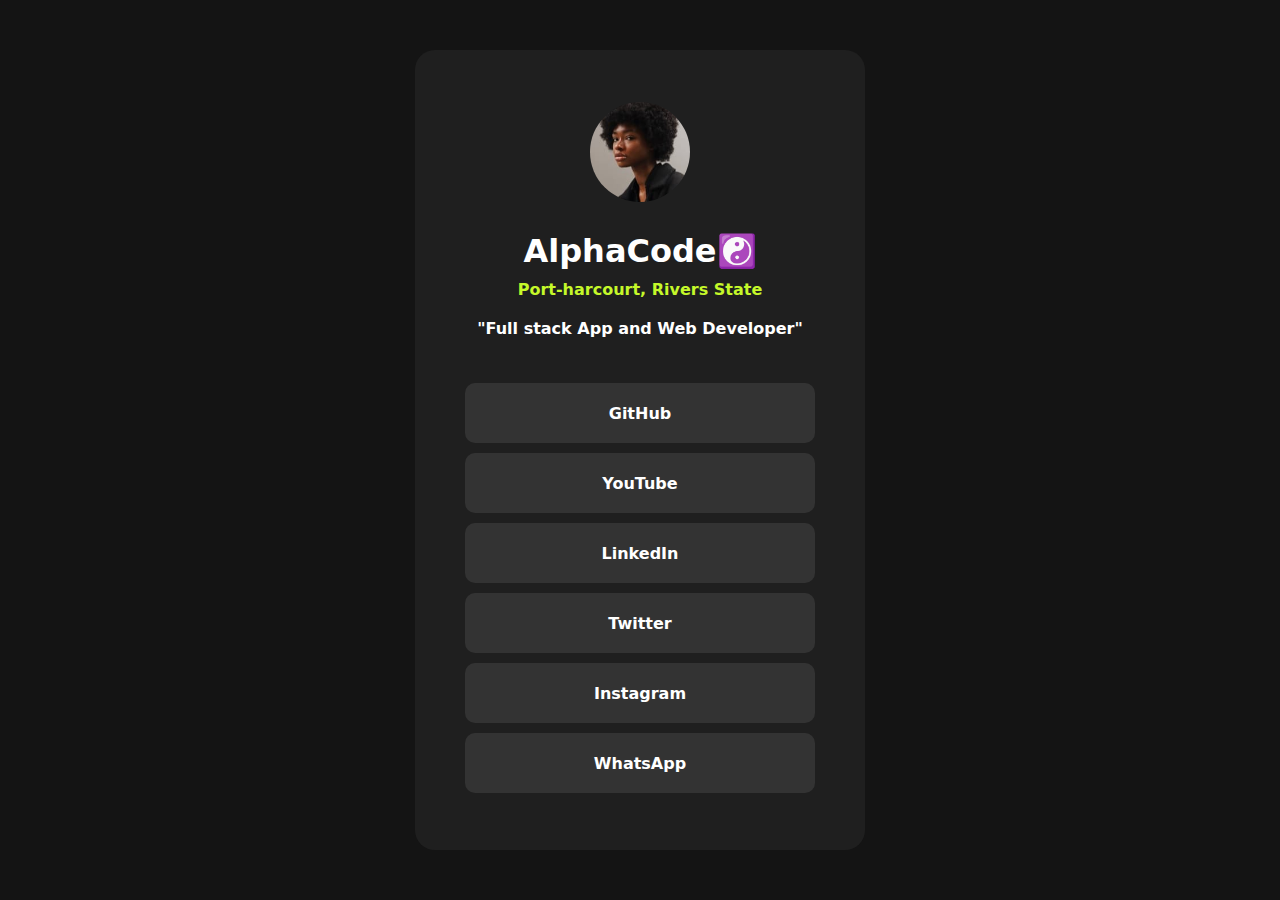
<file: index.html>
<!DOCTYPE html>
<html lang="en">

<head>
  <meta charset="UTF-8">
  <meta name="viewport" content="width=device-width, initial-scale=1.0">
  <!-- displays site properly based on user's device -->

  <link rel="icon" type="image/png" sizes="32x32" href="./assets/images/favicon-32x32.png">

  <title>Frontend Mentor | Social links profile</title>

  <!-- Feel free to remove these styles or customise in your own stylesheet 👍 -->
  <style>
    .attribution {
      font-size: 11px;
      text-align: center;
    }

    .attribution a {
      color: hsl(228, 45%, 44%);
    }

    * {
      margin: 0;
      padding: 0;
    }

    body {
      background-color: hsl(0, 0%, 8%);
      display: flex;
      flex-direction: column;
      align-items: center;
      height: 100vh;
      justify-content: center;
    }

    .root {
      background-color: hsl(0, 0%, 12%);
      display: flex;
      flex-direction: column;
      align-items: center;
      justify-content: center;
      width: 450px;
      max-height: 800px;
      height: 800px;
      border-radius: 20px;
      font-family: ui-sans-serif, system-ui, sans-serif, "Apple Color Emoji", "Segoe UI Emoji", "Segoe UI Symbol", "Noto Color Emoji";
    }

    img {
      border-radius: 50%;
      width: 100px;
      margin-bottom: 30px;
    }

    .title {
      color: white;
      font-weight: 700px;
    }

    p {
      font-size: 16px;
      color: white;
      margin: 10px;
      font-weight: 600;
    }

    .p1 {
      color: hsl(75, 94%, 57%);
    }

    .p2 {
      margin-bottom: 40px;
    }

    button {
      background-color: hsl(0, 0%, 20%);
      border: none;
      color: white;
      font-family: ui-sans-serif, system-ui, sans-serif, "Apple Color Emoji", "Segoe UI Emoji", "Segoe UI Symbol", "Noto Color Emoji";
      font-weight: 700;
      font-size: 16px;
      width: 350px;
      height: 60px;
      margin: 5px;
      border-radius: 10px;
    }

    button:hover {
      background-color: hsl(75, 94%, 57%);
      color: black;
    }

    @media (max-width: 720px) {

      body {
        justify-content: center;
        padding: 100px 0;
        height: max-content;
      }

      button {
        width: 280px;
        height: 50px;
      }

      .root {
        width: 350px;
        justify-content: none;
        padding: 20px 0;
        max-height: 700px;
        height: 650px;
      }

      img {
        width: 80px;
      }

      .title {
        font-size: 25px;
      }

      p {
        font-size: 14px;
        margin: 5px;
      }
    }
  </style>
</head>

<body>

  <div class="root">
    <img src="/assets/images/avatar-jessica.jpeg" alt="">

    <h1 class="title">AlphaCode☯️</h1>
    <p class="p1">Port-harcourt, Rivers State</p>
    <p class="p2">"Full stack App and Web Developer"</p>

    <button onclick="window.location.href='https://www.github.com/ekojoecovenant';">GitHub</button>
    <button onclick="window.location.href='https://www.youtube.com/@codefate';">YouTube</button>
    <button onclick="window.location.href='https://www.linkedin.com/in/ekojoe-covenant-18786428a';">LinkedIn</button>
    <button onclick="window.location.href='https://www.x.com/ekojoecovenant';">Twitter</button>
    <button onclick="window.location.href='https://www.instagram.com/ekojoecovenant';">Instagram</button>
    <button onclick="window.location.href='https://wa.me/2348116754009?text=Hello%20AlphaCode'">WhatsApp</button>


  </div>
  </div>
</body>

</html>
</file>
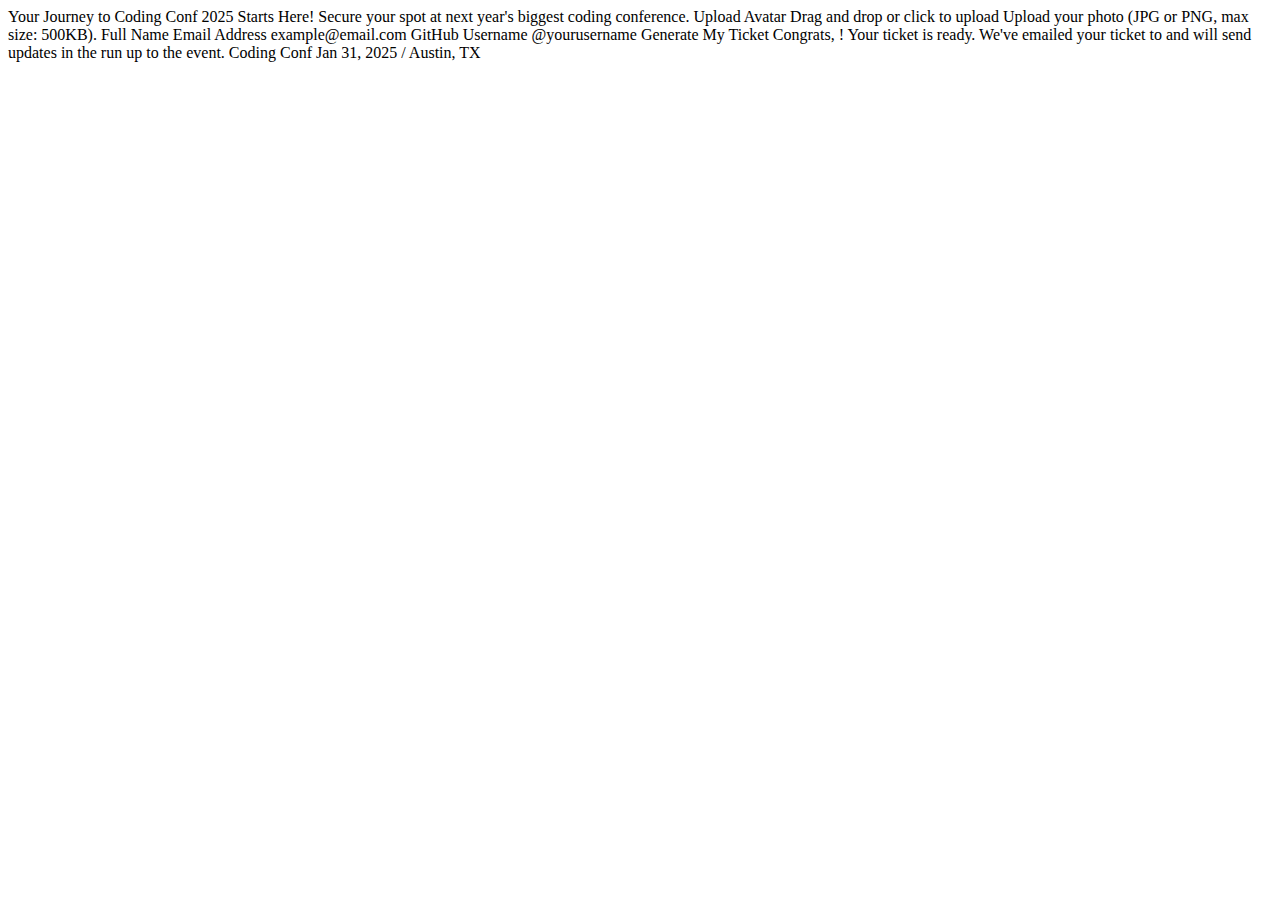
<file: Junior/Conference ticket generator/index.html>
<!DOCTYPE html>
<html lang="en">

<head>
  <meta charset="UTF-8">
  <meta name="viewport" content="width=device-width, initial-scale=1.0">
  <!-- displays site properly based on user's device -->

  <link rel="icon" type="image/png" sizes="32x32" href="./assets/images/favicon-32x32.png">

  <title>Frontend Mentor | Conference ticket generator</title>

</head>

<body>

  <!-- Form starts -->

  Your Journey to Coding Conf 2025 Starts Here!

  Secure your spot at next year's biggest coding conference.

  Upload Avatar
  Drag and drop or click to upload
  Upload your photo (JPG or PNG, max size: 500KB).

  Full Name

  Email Address
  example@email.com

  GitHub Username
  @yourusername

  Generate My Ticket

  <!-- Form ends -->

  <!-- Generated tickets starts -->

  Congrats, <!-- Full Name -->! Your ticket is ready.

  We've emailed your ticket to <!-- Email Address --> and will send updates in the run up to the event.

  Coding Conf
  Jan 31, 2025 / Austin, TX

  <!-- Generated tickets ends -->

</body>

</html>
</file>
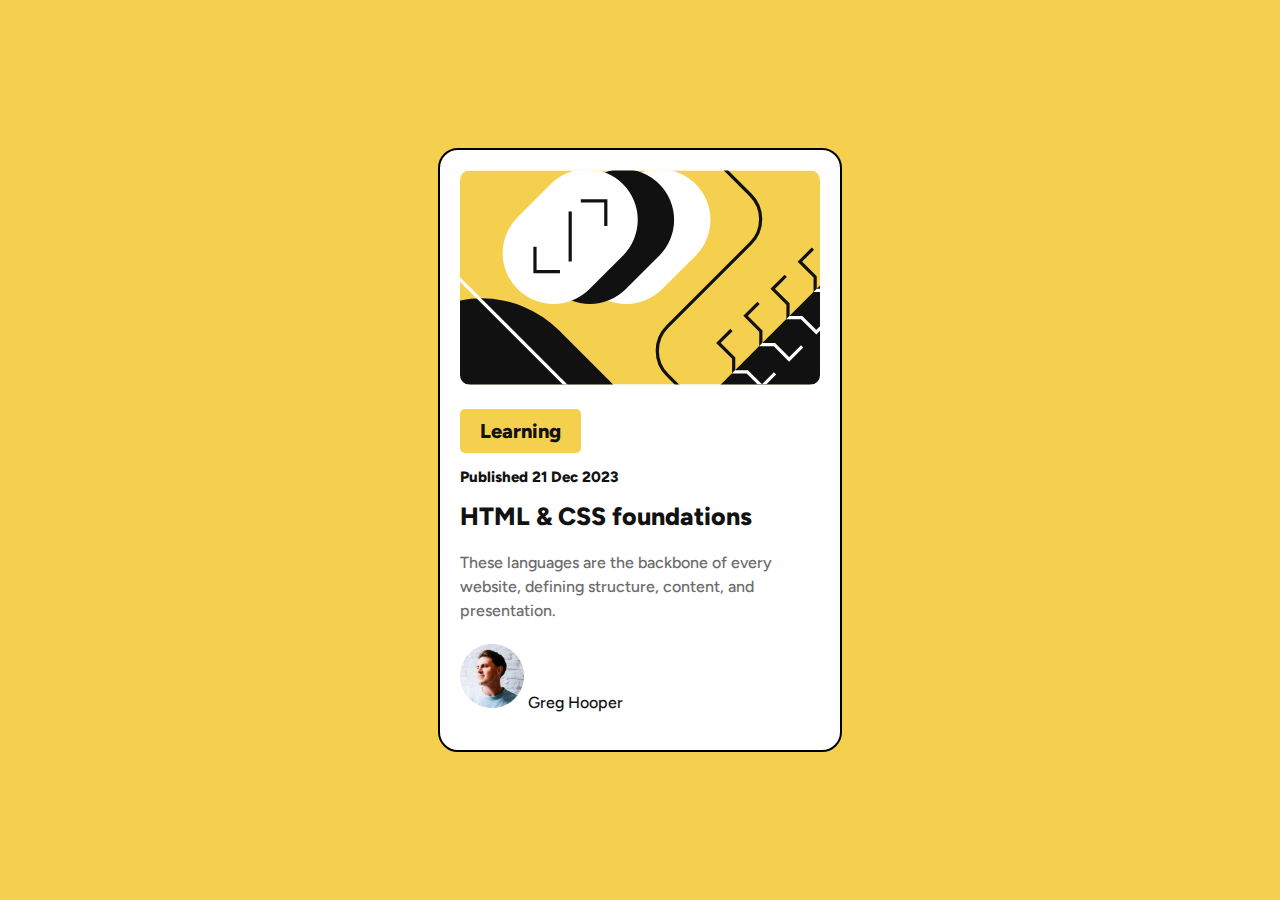
<file: Newbie/Blog Preview Card/index.html>
<!DOCTYPE html>
<html lang="en">

<head>
  <meta charset="UTF-8">
  <meta name="viewport" content="width=device-width, initial-scale=1.0">
  <!-- displays site properly based on user's device -->

  <link rel="icon" type="image/png" sizes="32x32" href="./assets/images/favicon-32x32.png">

  <title>Frontend Mentor | Blog preview card</title>
  <link rel="stylesheet" href="./styles.css">

  <!-- Feel free to remove these styles or customise in your own stylesheet 👍 -->
  <style>
    /* .attribution {
      font-size: 11px;
      text-align: center;
    }

    .attribution a {
      color: hsl(228, 45%, 44%);
    } */
  </style>
</head>

<body>
  <div class="parent">
    <div class="root">
      <div class="main">

        <img class="BlogImg" src="./assets/images/illustration-article.svg" alt="">
        <h1>Learning</h1>

        <p class="date">Published 21 Dec 2023</p>

        <p class="title">HTML & CSS foundations</p>
        <p class="details">These languages are the backbone of every website, defining structure, content, and
          presentation.</p>

        <div class="author">
          <img src="./assets/images/image-avatar.webp" alt="">
          <span class="author-name">Greg Hooper</span>
        </div>
      </div>
    </div>
  </div>
</body>

</html>
</file>
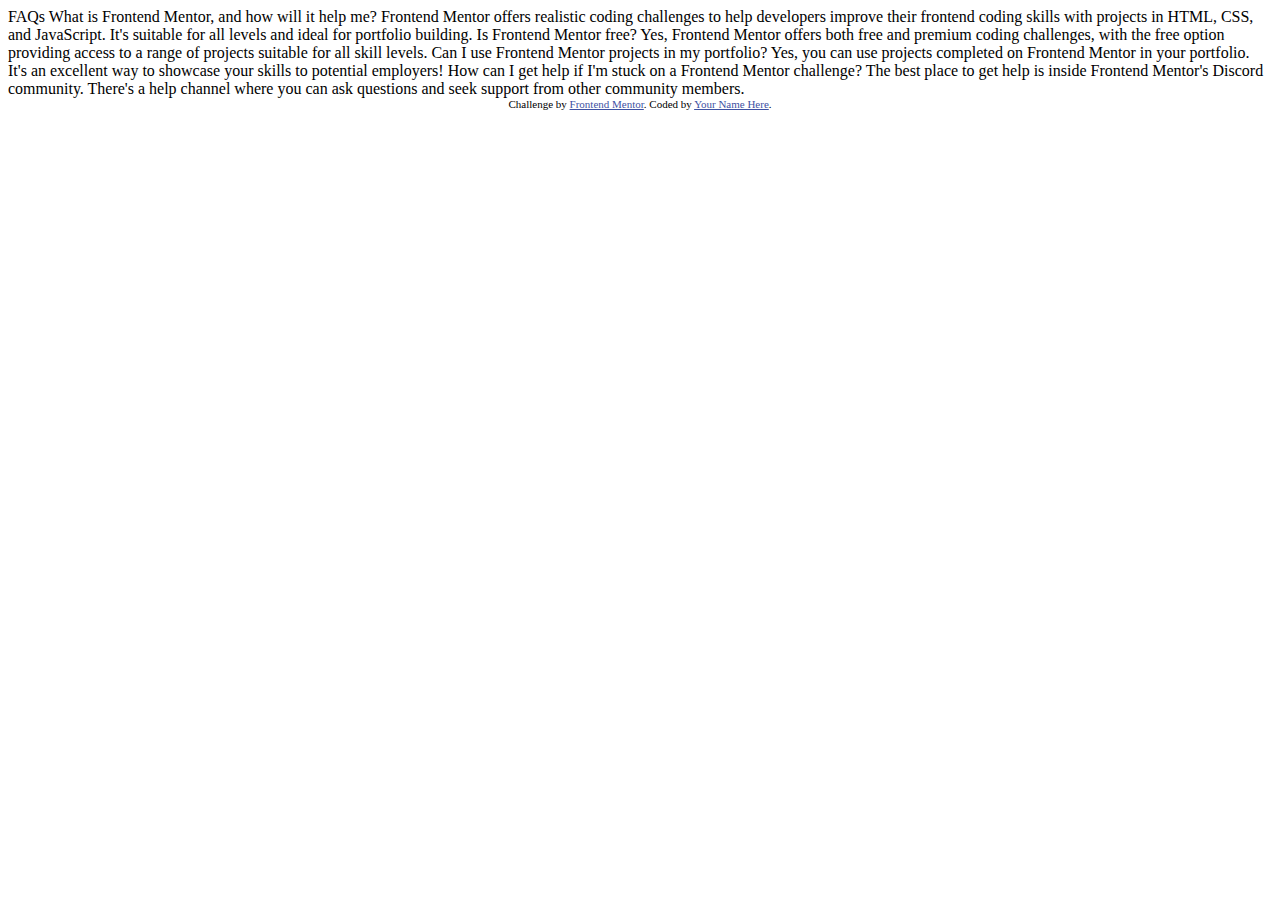
<file: Newbie/Faq Accordion/index.html>
<!DOCTYPE html>
<html lang="en">
<head>
  <meta charset="UTF-8">
  <meta name="viewport" content="width=device-width, initial-scale=1.0"> <!-- displays site properly based on user's device -->

  <link rel="icon" type="image/png" sizes="32x32" href="./assets/images/favicon-32x32.png">
  
  <title>Frontend Mentor | FAQ accordion</title>

  <!-- Feel free to remove these styles or customise in your own stylesheet 👍 -->
  <style>
    .attribution { font-size: 11px; text-align: center; }
    .attribution a { color: hsl(228, 45%, 44%); }
  </style>
</head>
<body>

  FAQs

  What is Frontend Mentor, and how will it help me?

  Frontend Mentor offers realistic coding challenges to help developers improve their 
  frontend coding skills with projects in HTML, CSS, and JavaScript. It's suitable for 
  all levels and ideal for portfolio building.

  Is Frontend Mentor free?

  Yes, Frontend Mentor offers both free and premium coding challenges, with the free 
  option providing access to a range of projects suitable for all skill levels.

  Can I use Frontend Mentor projects in my portfolio?

  Yes, you can use projects completed on Frontend Mentor in your portfolio. It's an excellent
  way to showcase your skills to potential employers!

  How can I get help if I'm stuck on a Frontend Mentor challenge?
  
  The best place to get help is inside Frontend Mentor's Discord community. There's a help 
  channel where you can ask questions and seek support from other community members.

  
  <div class="attribution">
    Challenge by <a href="https://www.frontendmentor.io?ref=challenge" target="_blank">Frontend Mentor</a>. 
    Coded by <a href="#">Your Name Here</a>.
  </div>
</body>
</html>
</file>
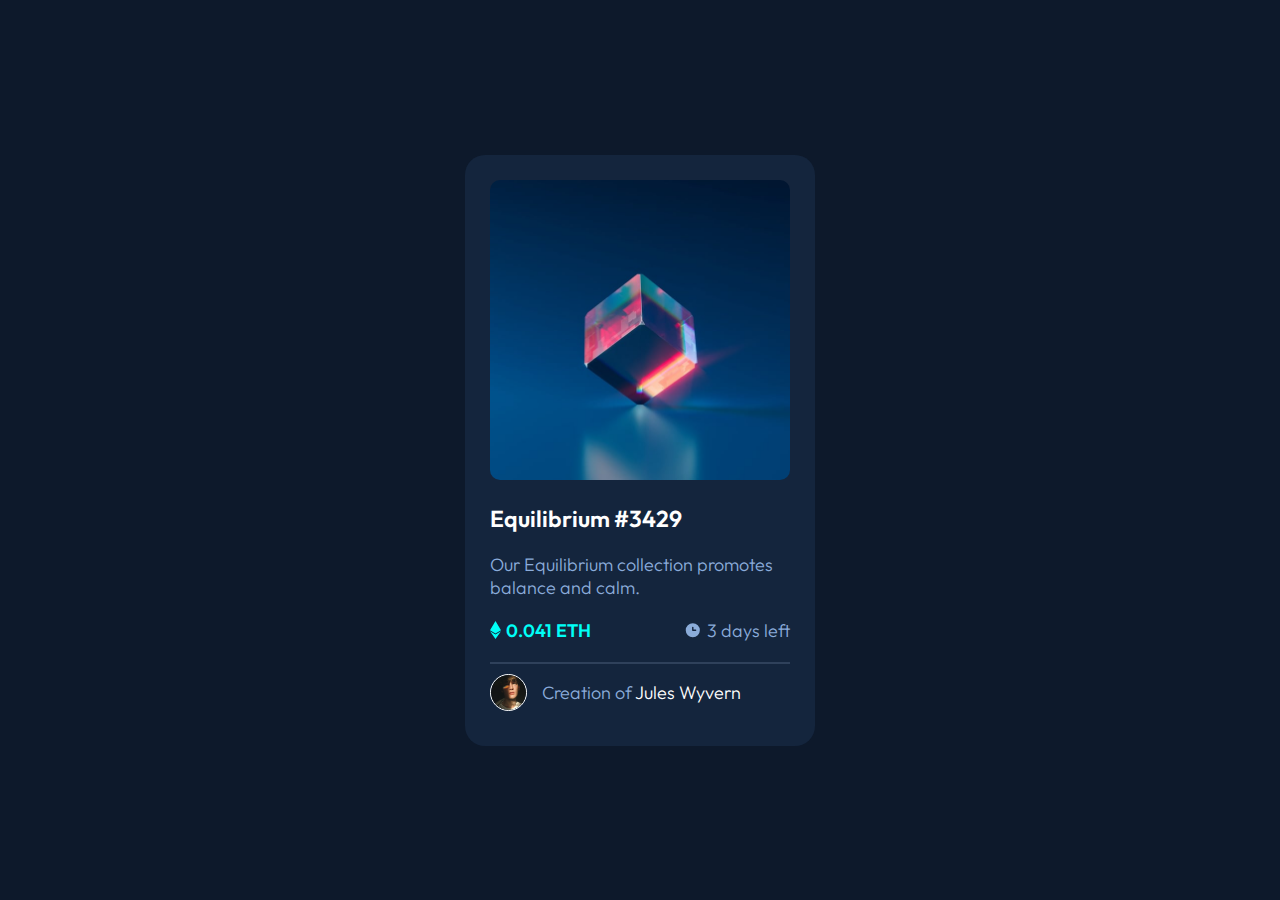
<file: Newbie/NFT Preview Card/index.html>
<!DOCTYPE html>
<html lang="en">

<head>
  <meta charset="UTF-8">
  <meta name="viewport" content="width=device-width, initial-scale=1.0">
  <!-- displays site properly based on user's device -->

  <link rel="icon" type="image/png" sizes="32x32" href="./images/favicon-32x32.png">
  <link rel="stylesheet" href="./styles.css">

  <title>AlphaCode☯️ | NFT preview card component</title>

</head>

<body>
  <div class="root">
    <div class="main">
      <div class="img">
        <img src="./images/image-equilibrium.jpg" alt="" class="equImg">
        <div class="overflow">
          <img src="./images/image-equilibrium.jpg" alt="" class="equImg2">
          <img src="./images/icon-view.svg" alt="">
        </div>
      </div>
      <h1>Equilibrium #3429</h1>
      <p>Our Equilibrium collection promotes balance and calm.</p>
      <div class="info">
        <span class="price">
          <img src="./images/icon-ethereum.svg" alt="">
          <p class="bold">0.041 ETH</p>
        </span>
        <span class="date">
          <img src="./images/icon-clock.svg" alt="">
          <p>3 days left</p>
        </span>
      </div>
      <hr>
      <div class="creation">
        <img src="./images/image-avatar.png" alt="" class="creImg">
        <p>Creation of <span class="creator">Jules Wyvern</span></p>
      </div>
    </div>
  </div>
</body>

</html>
</file>
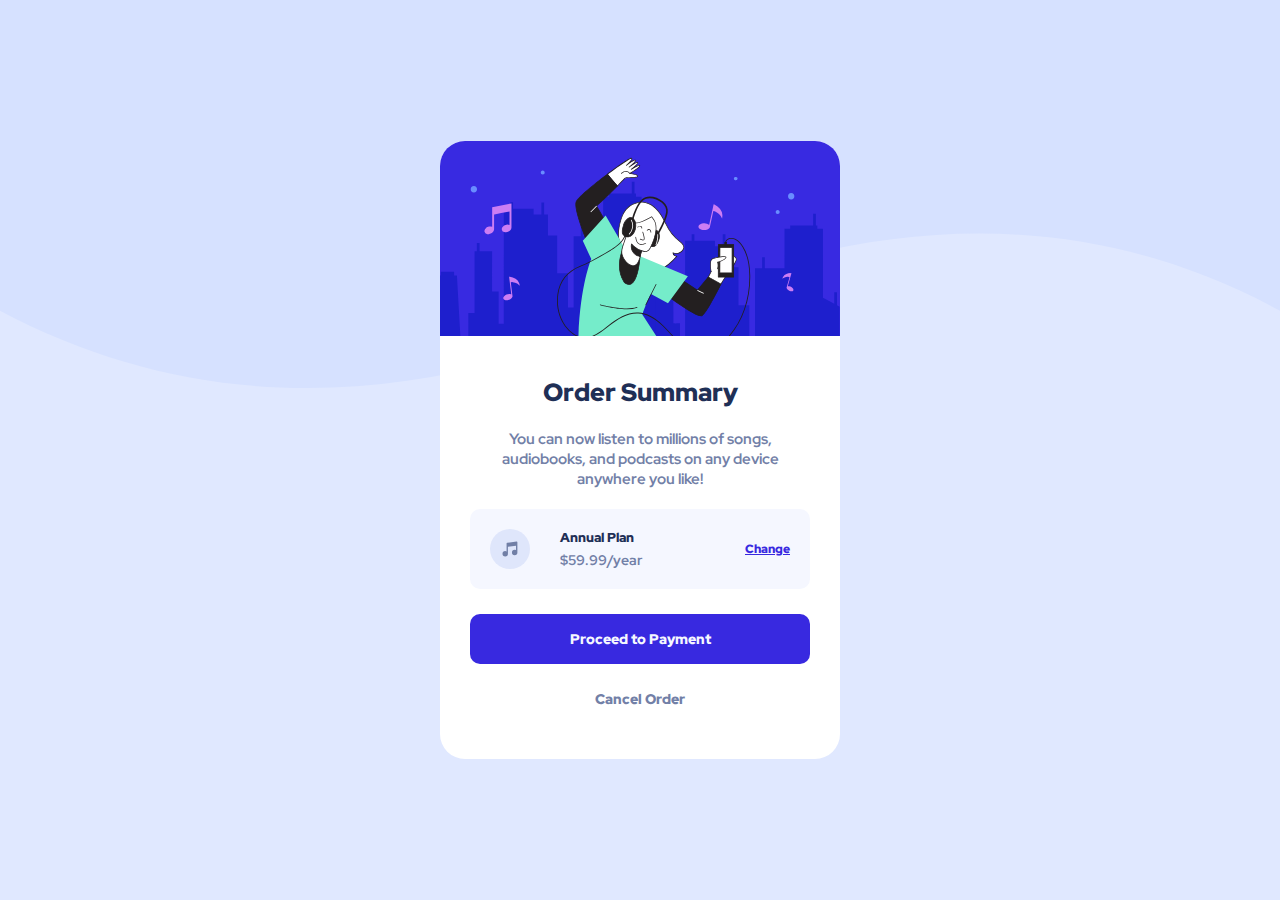
<file: Newbie/Order Summary Component/index.html>
<!DOCTYPE html>
<html lang="en">

<head>
  <meta charset="UTF-8">
  <meta name="viewport" content="width=device-width, initial-scale=1.0">
  <!-- displays site properly based on user's device -->

  <link rel="icon" type="image/png" sizes="32x32" href="./images/favicon-32x32.png">
  <link rel="stylesheet" href="./styles.css">

  <title>AlphaCode | Order summary card</title>

</head>

<body>

  <div class="parent">
    <img class="titleImg" src="./images/illustration-hero.svg" alt="">
    <div class="main">
      <h1>Order Summary</h1>

      <p class="text">You can now listen to millions of songs, audiobooks, and podcasts on any
        device anywhere you like!</p>

      <div class="subscribe">
        <img src="./images/icon-music.svg" alt="" class="musicImg">
        <div class="plan">
          <h2>Annual Plan</h2>
          <p class="price">$59.99/year</p>
        </div>

        <a href="#">Change</a>

      </div>

      <button class="paybtn">Proceed to Payment</button>
      <button class="cancelbtn">Cancel Order</button>

    </div>
  </div>


</body>

</html>
</file>
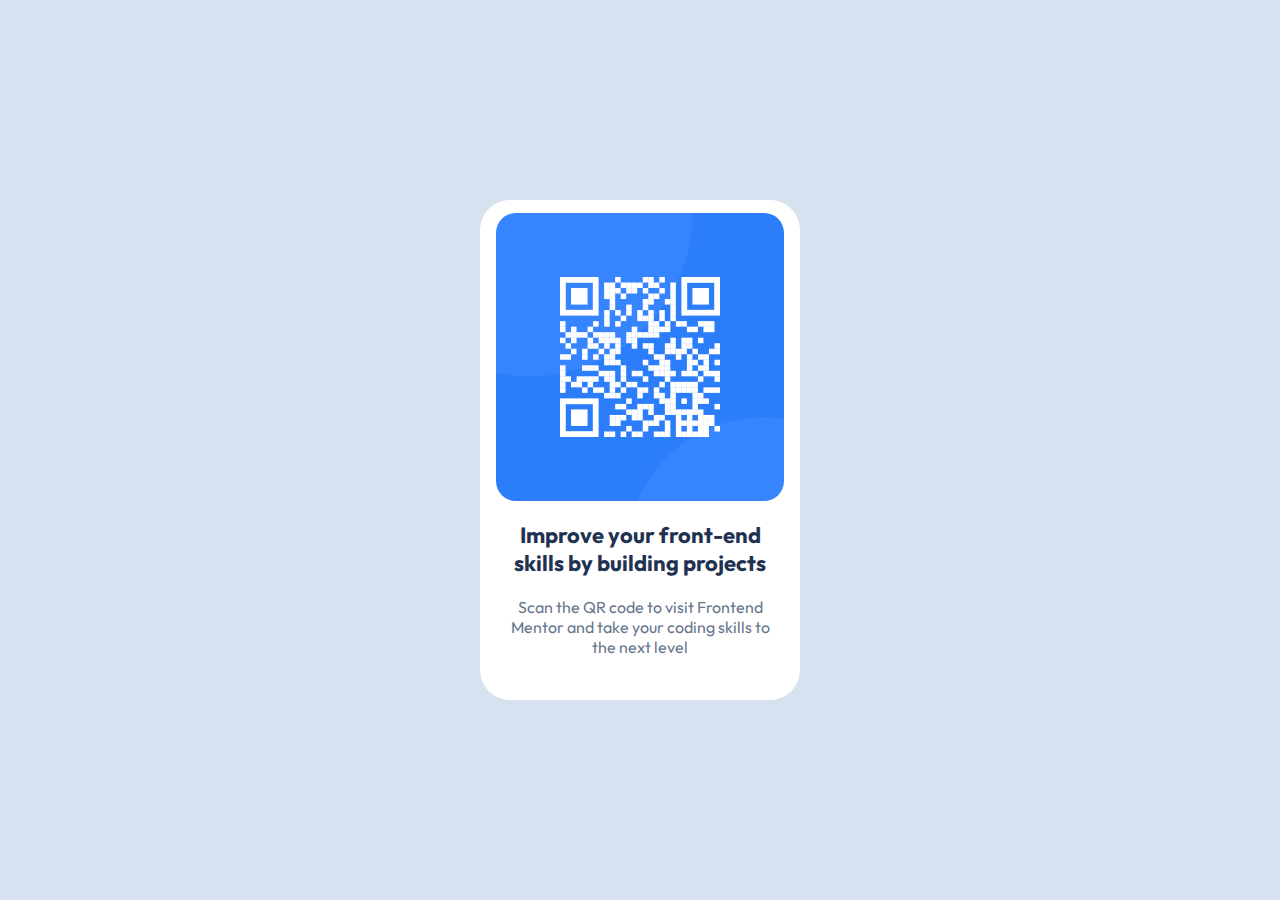
<file: Newbie/QR Code Component/index.html>
<!DOCTYPE html>
<html lang="en">

<head>
  <meta charset="UTF-8">
  <meta name="viewport" content="width=device-width, initial-scale=1.0">
  <!-- displays site properly based on user's device -->

  <link rel="icon" type="image/png" sizes="32x32" href="./images/favicon-32x32.png">
  <link rel="stylesheet" href="./styles.css">
  <title>AlphaCode | QR code component</title>
</head>

<body>

  <div class="parent">
    <div class="main">
      <img src="./images/image-qr-code.png" alt="qr-code">
      <div class="text">
        <h1>Improve your front-end skills by building projects</h1>

        <p>Scan the QR code to visit Frontend Mentor and take your coding skills to the next level</p>

      </div>
    </div>
  </div>
</body>

</html>
</file>
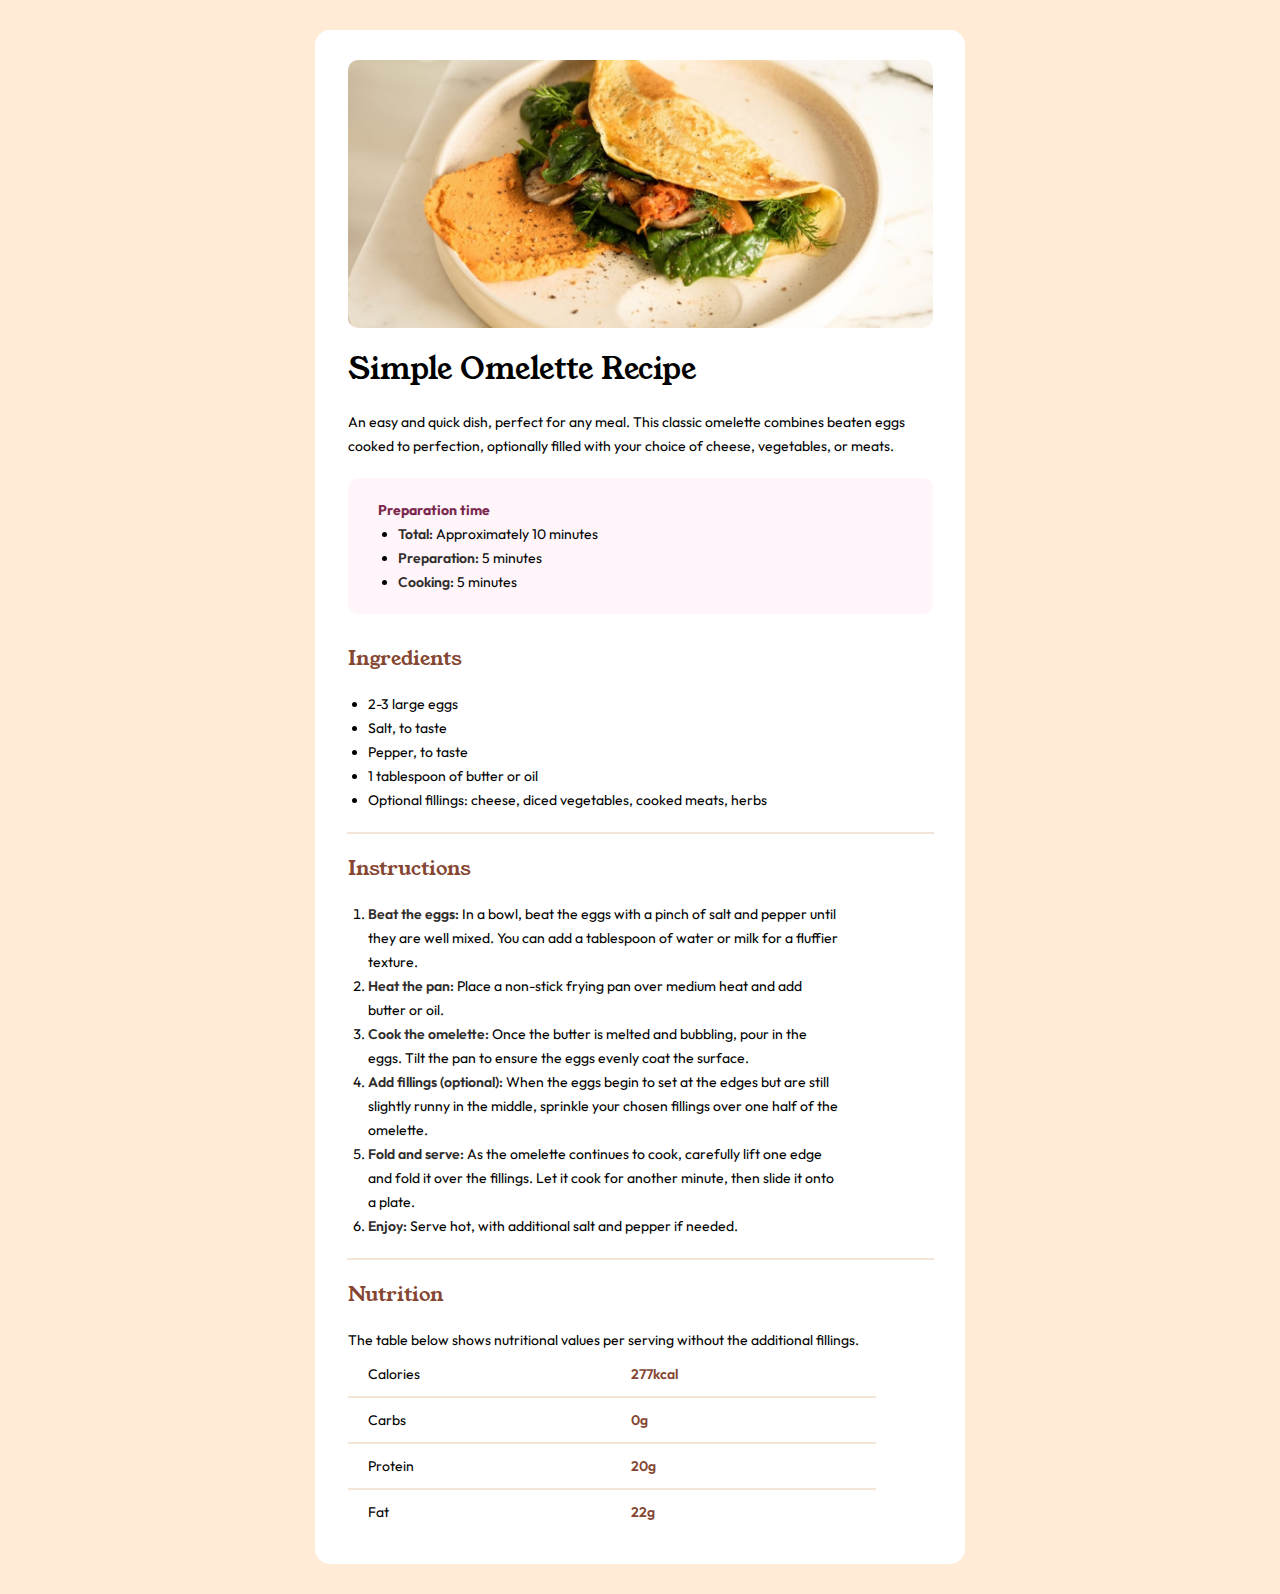
<file: Newbie/Recipe Page/index.html>
<!DOCTYPE html>
<html lang="en">
 
<head>
  <meta charset="UTF-8">
  <meta name="viewport" content="width=device-width, initial-scale=1.0">
  <!-- displays site properly based on user's device -->

  <link rel="icon" type="image/png" sizes="32x32" href="./assets/images/favicon-32x32.png">
  <link rel="stylesheet" href="./styles.css">

  <title>AlphaCode☯️ | Recipe page</title>
</head>

<body>

  <div class="main">
    <img src="./assets/images/image-omelette.jpeg" alt="">
    <h1>Simple Omelette Recipe</h1>

    <p class="text">An easy and quick dish, perfect for any meal. This classic omelette combines beaten eggs cooked
      to perfection, optionally filled with your choice of cheese, vegetables, or meats.</p>

    <div class="prep-time">
      <h3>Preparation time</h3>

      <ul class="text">
        <li><strong>Total:</strong> Approximately 10 minutes</li>
        <li><strong>Preparation:</strong> 5 minutes</li>
        <li><strong>Cooking:</strong> 5 minutes</li>
      </ul>
    </div>

    <div class="ingredients">

      <h2>Ingredients</h2>

      <ul class="text">
        <li>2-3 large eggs</li>
        <li>Salt, to taste</li>
        <li>Pepper, to taste</li>
        <li>1 tablespoon of butter or oil</li>
        <li>Optional fillings: cheese, diced vegetables, cooked meats, herbs</li>
      </ul>

    </div>

    <hr>

    <div class="instructions">

      <h2>Instructions</h2>

      <ol class="text">
        <li>
          <strong>Beat the eggs:</strong> In a bowl, beat the eggs with a pinch of salt and pepper until they are well
          mixed.
          You can add a tablespoon of water or milk for a fluffier texture.
        </li>

        <li>
          <strong>Heat the pan:</strong> Place a non-stick frying pan over medium heat and add butter or oil.
        </li>

        <li>
          <strong>Cook the omelette:</strong> Once the butter is melted and bubbling, pour in the eggs. Tilt the pan to
          ensure
          the eggs evenly coat the surface.
        </li>

        <li>
          <strong>Add fillings (optional):</strong> When the eggs begin to set at the edges but are still slightly runny
          in the
          middle, sprinkle your chosen fillings over one half of the omelette.
        </li>

        <li>
          <strong>Fold and serve:</strong> As the omelette continues to cook, carefully lift one edge and fold it over
          the
          fillings. Let it cook for another minute, then slide it onto a plate.
        </li>

        <li>
          <strong>Enjoy:</strong> Serve hot, with additional salt and pepper if needed.
        </li>
      </ol>

    </div>

    <hr>

    <div class="nutrition">

      <h2>Nutrition</h2>

      <p class="text">The table below shows nutritional values per serving without the additional fillings.</p>

      <div class="table text">
        <div>
          <span>Calories</span>
          <span>277kcal</span>
        </div>

        <hr>

        <div>
          <span>Carbs</span>
          <span>0g</span>
        </div>

        <hr>

        <div>
          <span>Protein</span>
          <span>20g</span>
        </div>

        <hr>

        <div>
          <span>Fat</span>
          <span>22g</span>
        </div>

      </div>

    </div>
  </div>

</body>

</html>
</file>
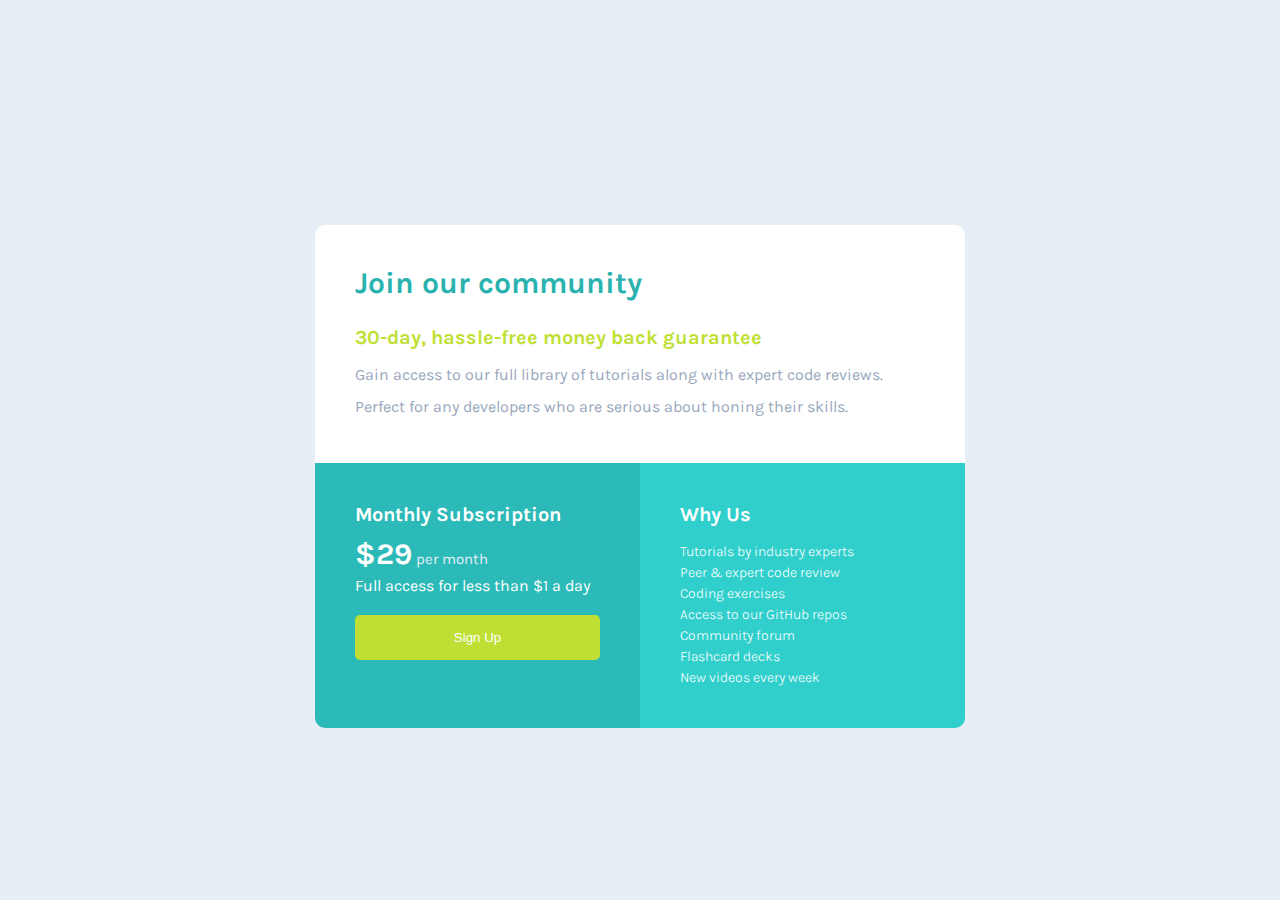
<file: Newbie/Single price grid component/index.html>
<!DOCTYPE html>
<html lang="en">

<head>
  <meta charset="UTF-8">
  <meta name="viewport" content="width=device-width, initial-scale=1.0">
  <!-- displays site properly based on user's device -->

  <link rel="icon" type="image/png" sizes="32x32" href="./images/favicon-32x32.png">
  <link rel="stylesheet" href="./styles.css">

  <title>AlphaCode | Single Price Grid Component</title>


</head>

<body>

  <div class="parent">
    <div class="main">
      <div class="content c1">
        <p class="c1-title">Join our community</p>

        <p class="c1-subtitle">30-day, hassle-free money back guarantee</p>

        <p class="c1-text">Gain access to our full library of tutorials along with expert code reviews.
          Perfect for any developers who are serious about honing their skills.</p>

      </div>
      <div class="content c2">

        <p class="c2-title">Monthly Subscription</p>

        <p class="c2-subscribe"><span class="price">&dollar;29</span> per month</p>

        <p class="c2-text">Full access for less than &dollar;1 a day</p>

        <button>Sign Up</button>
      </div>
      <div class="content c3">
        <p class="c3-title">Why Us</p>

        <p class="c3-text">Tutorials by industry experts<br>
          Peer &amp; expert code review<br>
          Coding exercises<br>
          Access to our GitHub repos<br>
          Community forum<br>
          Flashcard decks<br>
          New videos every week</p>

      </div>
    </div>
  </div>



</body>

</html>
</file>
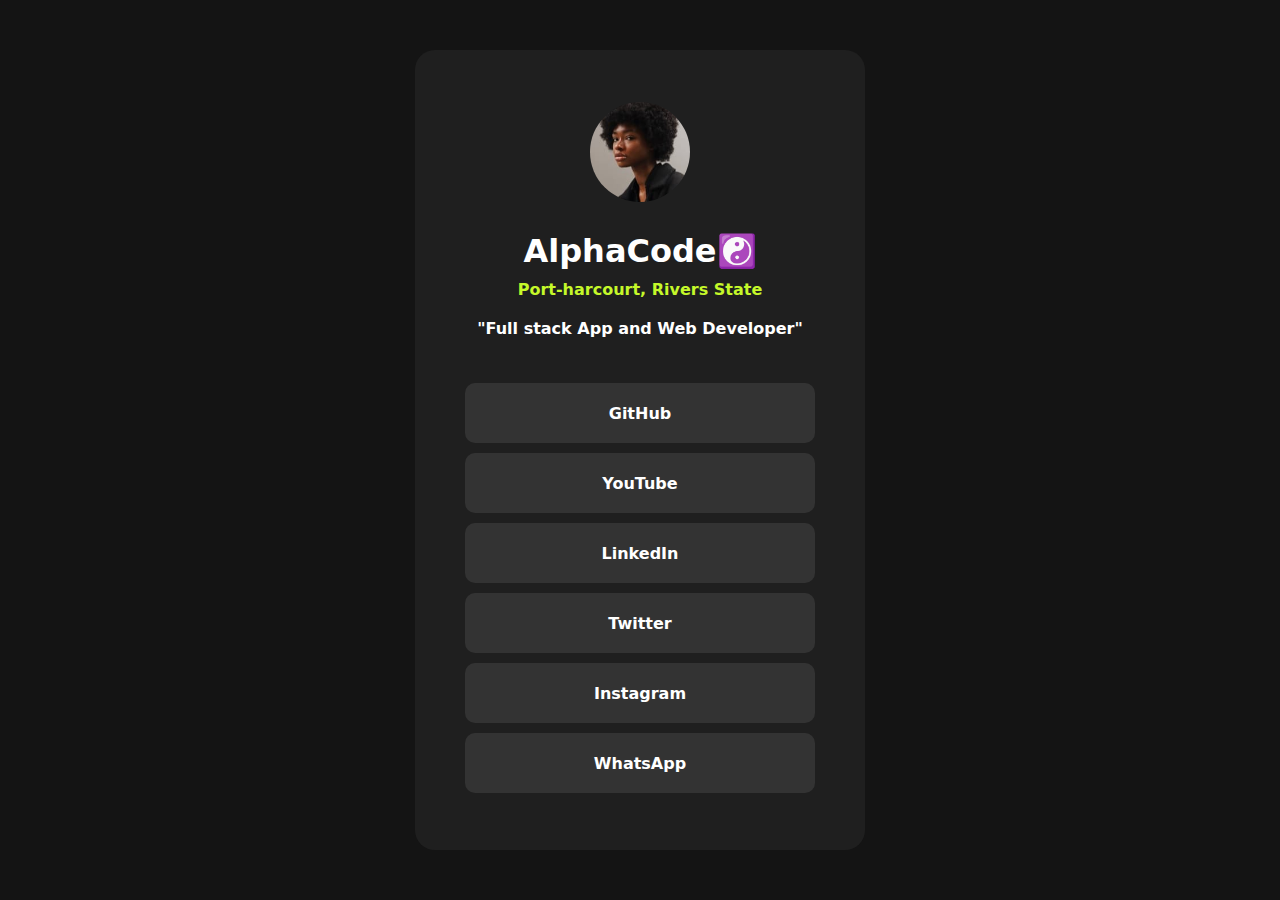
<file: Newbie/Social Links Profile/index.html>
<!DOCTYPE html>
<html lang="en">

<head>
  <meta charset="UTF-8">
  <meta name="viewport" content="width=device-width, initial-scale=1.0">
  <!-- displays site properly based on user's device -->

  <link rel="icon" type="image/png" sizes="32x32" href="./assets/images/favicon-32x32.png">

  <title>Frontend Mentor | Social links profile</title>

  <!-- Feel free to remove these styles or customise in your own stylesheet 👍 -->
  <style>
    .attribution {
      font-size: 11px;
      text-align: center;
    }

    .attribution a {
      color: hsl(228, 45%, 44%);
    }

    * {
      margin: 0;
      padding: 0;
    }

    body {
      background-color: hsl(0, 0%, 8%);
      display: flex;
      flex-direction: column;
      align-items: center;
      height: 100vh;
      justify-content: center;
    }

    .root {
      background-color: hsl(0, 0%, 12%);
      display: flex;
      flex-direction: column;
      align-items: center;
      justify-content: center;
      width: 450px;
      max-height: 800px;
      height: 800px;
      border-radius: 20px;
      font-family: ui-sans-serif, system-ui, sans-serif, "Apple Color Emoji", "Segoe UI Emoji", "Segoe UI Symbol", "Noto Color Emoji";
    }

    img {
      border-radius: 50%;
      width: 100px;
      margin-bottom: 30px;
    }

    .title {
      color: white;
      font-weight: 700px;
    }

    p {
      font-size: 16px;
      color: white;
      margin: 10px;
      font-weight: 600;
    }

    .p1 {
      color: hsl(75, 94%, 57%);
    }

    .p2 {
      margin-bottom: 40px;
    }

    button {
      background-color: hsl(0, 0%, 20%);
      border: none;
      color: white;
      font-family: ui-sans-serif, system-ui, sans-serif, "Apple Color Emoji", "Segoe UI Emoji", "Segoe UI Symbol", "Noto Color Emoji";
      font-weight: 700;
      font-size: 16px;
      width: 350px;
      height: 60px;
      margin: 5px;
      border-radius: 10px;
    }

    button:hover {
      background-color: hsl(75, 94%, 57%);
      color: black;
    }

    @media (max-width: 720px) {

      body {
        justify-content: center;
        padding: 100px 0;
        height: max-content;
      }

      button {
        width: 280px;
        height: 50px;
      }

      .root {
        width: 350px;
        justify-content: none;
        padding: 20px 0;
        max-height: 700px;
        height: 650px;
      }

      img {
        width: 80px;
      }

      .title {
        font-size: 25px;
      }

      p {
        font-size: 14px;
        margin: 5px;
      }
    }
  </style>
</head>

<body>

  <div class="root">
    <img src="/assets/images/avatar-jessica.jpeg" alt="">

    <h1 class="title">AlphaCode☯️</h1>
    <p class="p1">Port-harcourt, Rivers State</p>
    <p class="p2">"Full stack App and Web Developer"</p>

    <button onclick="window.location.href='https://www.github.com/ekojoecovenant';">GitHub</button>
    <button onclick="window.location.href='https://www.youtube.com/@codefate';">YouTube</button>
    <button onclick="window.location.href='https://www.linkedin.com/in/ekojoe-covenant-18786428a';">LinkedIn</button>
    <button onclick="window.location.href='https://www.x.com/ekojoecovenant';">Twitter</button>
    <button onclick="window.location.href='https://www.instagram.com/ekojoecovenant';">Instagram</button>
    <button onclick="window.location.href='https://wa.me/2348116754009?text=Hello%20AlphaCode'">WhatsApp</button>


  </div>
  </div>
</body>

</html>
</file>
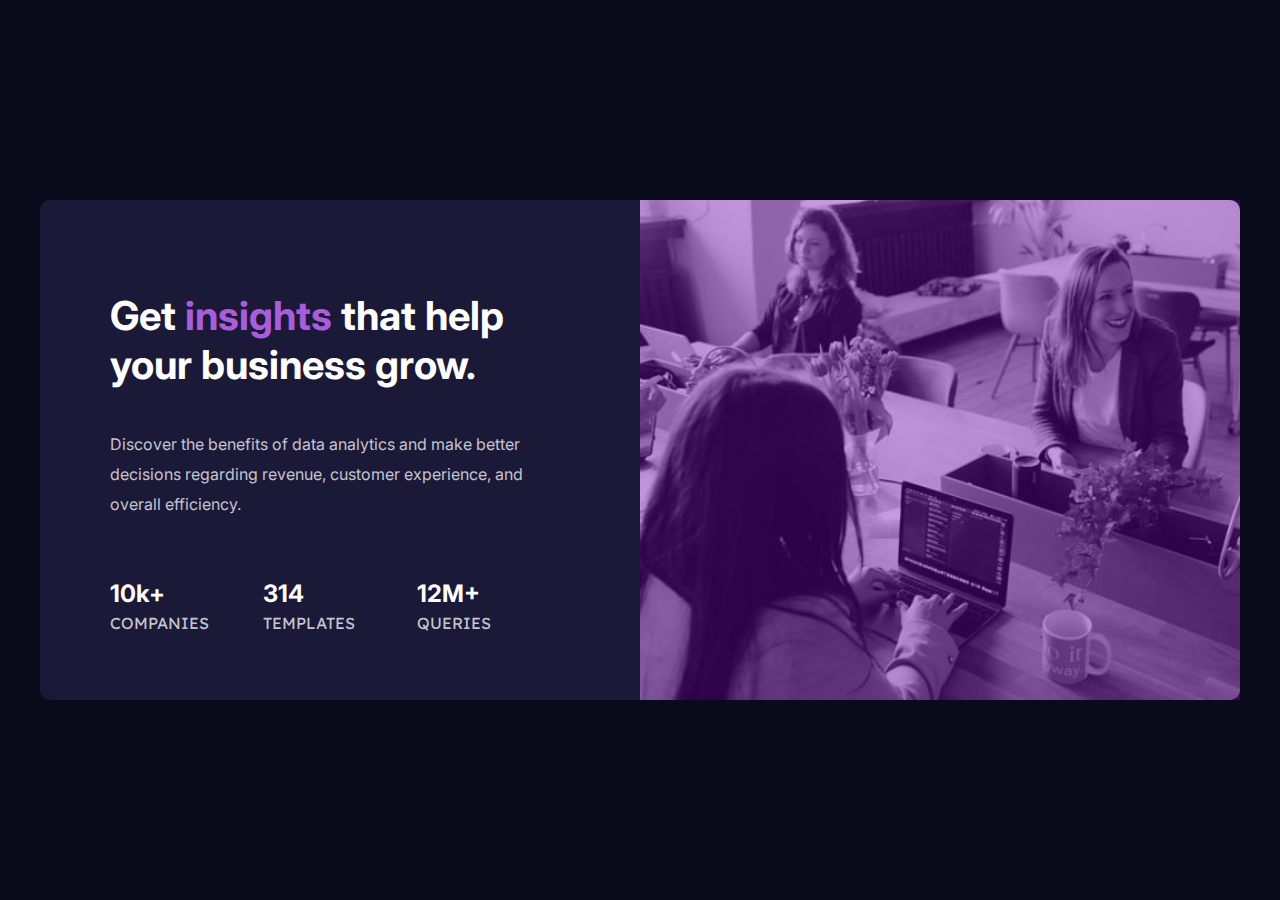
<file: Newbie/Stats Preview Card/index.html>
<!DOCTYPE html>
<html lang="en">

<head>
  <meta charset="UTF-8">
  <meta name="viewport" content="width=device-width, initial-scale=1.0">
  <!-- displays site properly based on user's device -->

  <link rel="icon" type="image/png" sizes="32x32" href="./images/favicon-32x32.png">
  <link rel="stylesheet" href="./styles.css">

  <title>Frontend Mentor | Stats preview card component</title>

</head>

<body>
  <div class="root">
    <div class="main">

      <div class="img">
        <picture>
          <source media="(max-width: 768px)" srcset="./images/image-header-mobile.jpg">
          <img src="./images/image-header-desktop.jpg" alt="">
        </picture>
        <div class="img2">
          <picture>
            <source media="(max-width: 768px)" srcset="./images/image-header-mobile.jpg">
            <img src="./images/image-header-desktop.jpg" alt="">
          </picture>
        </div>
      </div>

      <div class="text-content">


        <h2>Get <span>insights</span> that help your business grow.</h2>

        <p>Discover the benefits of data analytics and make better decisions regarding revenue, customer
          experience, and overall efficiency.
        </p>

        <div class="info">
          <div class="info1">
            <h2>10k+</h2>
            <p>companies</p>
          </div>

          <div class="info2">
            <h2>314</h2>
            <p>templates</p>
          </div>

          <div class="info3">
            <h2>12M+</h2>
            <p>queries</p>
          </div>
        </div>

      </div>

    </div>
  </div>

</body>

</html>
</file>
<file: Newbie/Blog Preview Card/styles.css>
@font-face {
    font-family: 'Figtree';
    src: url(./assets/fonts/static/Figtree-Medium.ttf) format('truetype');
    font-weight: 500;
    font-style: normal;
}

@font-face {
    font-family: 'Figtree';
    src: url(./assets/fonts/static/Figtree-ExtraBold.ttf) format('truetype');
    font-weight: 800;
    font-style: normal;
}

* {
    margin: 0;
    padding: 0;
}

body {
    background-color: hsl(47, 88%, 63%);
    font-family: 'Figtree';
    color: hsl(0, 0%, 7%);
}

.parent {
    display: flex;
    flex-direction: column;
    align-items: center;
    justify-content: center;
    width: 100%;
    height: 100vh;
}

.root {
    max-width: 400px;
    background-color: hsl(0, 0%, 100%);
    width: 80%;
    height: 600px;
    display: flex;
    flex-direction: column;
    align-items: center;
    justify-content: center;
    border: 2px solid black;
    border-radius: 20px;
}

.main {
    width: 90%;
    height: 100%;
    /* margin: 20px; */
}

.BlogImg {
    width: 100%;
    border-radius: 10px;
    margin: 20px 0;
}

h1 {
    font-size: 20px;
    background-color: hsl(47, 88%, 63%);
    width: fit-content;
    padding: 10px 20px;
    border-radius: 5px;

}

.date {
    font-size: 15px;
    margin: 15px 0;
    font-weight: 800;
}

.title {
    font-weight: 800;
    font-size: 25px;
    /* padding: 0px; */
}

.details {
    margin: 20px 0;
    line-height: 1.5;
    color: hsl(0, 0%, 42%);
    /* padding: 2px; */
}
</file>
<file: Newbie/NFT Preview Card/styles.css>
@font-face {
    font-family: 'Outfit';
    src: url(./fonts/Outfit-VariableFont_wght.ttf) format('truetype');
    font-style: normal;
}

* {
    padding: 0;
    margin: 0;
}

body {
    font-family: 'Outfit', sans-serif;
}

.root {
    width: 100%;
    height: 100vh;
    display: flex;
    flex-direction: column;
    justify-content: center;
    align-items: center;
    background-color: hsl(217, 54%, 11%);
}

.main {
    background-color: hsl(216, 50%, 16%);
    border-radius: 20px;
    /* height: 600px; */
    width: 350px;
    max-width: 90%;
    box-sizing: border-box;
    padding: 25px;
    position: relative;
}

.img {
    width: 100%;
    position: relative;
}

.equImg,
.equImg2 {
    width: 100%;
    border-radius: 10px;

}

.equImg2 {
    display: none;
}

.overflow {
    background-color: rgba(0, 255, 247, 0);
    border-radius: 10px;
    width: 100%;
    position: absolute;
    top: 0;
    left: 0;
    bottom: 5px;
    display: flex;
    justify-content: center;
    align-items: center;
}

.overflow:hover {
    background-color: rgba(0, 255, 247, 0.5);
    cursor: pointer;
}

.overflow img {
    opacity: 0;
}

.overflow:hover img {
    opacity: 1;
}

.info,
.info span {
    display: flex;
    justify-content: space-between;
    align-items: center;
}

.info {
    margin: 20px 0;
}

.info img {
    height: 18px;
    margin-right: 5px;
}




hr {
    border: 1px solid hsl(215, 32%, 27%);
}

h1 {
    font-size: 23px;
    margin: 20px 0;
    font-weight: 600;
    color: hsl(0, 0%, 100%);
}

h1:hover {
    color: hsl(178, 100%, 50%);
    cursor: pointer;
}

p {
    font-weight: 300;
    color: hsl(215, 51%, 70%);
    font-size: 18px
}

.price p {
    color: hsl(178, 100%, 50%);
    font-weight: 600;
}

.creation {
    display: flex;
    align-items: center;
    padding: 10px 0;
}

.creImg {
    width: 35px;
    border: 1px solid white;
    border-radius: 50%;
    margin-right: 15px;
}

.creator {
    color: hsl(0, 0%, 100%);
}

.creator:hover {
    color: hsl(178, 100%, 50%);
    cursor: pointer;
}
</file>
<file: Newbie/Order Summary Component/styles.css>
@font-face {
    font-family: 'Redhat';
    src: url(./fonts/RedHatDisplay-VariableFont_wght.ttf) format(truetype);
    font-style: normal;
}

@font-face {
    font-family: 'Redhat';
    src: url(./fonts/RedHatDisplay-Italic-VariableFont_wght.ttf) format(truetype);
    font-style: italic;
}

* {
    margin: 0;
    padding: 0;
}

body {
    display: flex;
    flex-direction: column;
    align-items: center;
    justify-content: center;
    min-height: 100vh;
    background-color: hsl(225, 100%, 94%);
    font-family: RedHat;
    background-image: url(./images/pattern-background-desktop.svg);
    background-repeat: no-repeat;
    background-size: contain;
}

.parent {
    max-width: 400px;
    width: 80%;
    background-color: hsl(212, 4%, 100%);
    /* height: 600px; */

    display: flex;
    flex-direction: column;
    align-items: center;
    justify-content: center;
    border-radius: 25px;
}

.titleImg {
    width: 100%;
    border-top-left-radius: 25px;
    border-top-right-radius: 25px;
}

.main {

    display: flex;
    flex-direction: column;
    align-items: center;
    max-width: 90%;
    margin: 30px;
}

h1 {
    font-weight: 900;
    font-size: 25px;
    margin: 10px 0;
    color: hsl(223, 47%, 23%);
}

.text {
    text-align: center;
    margin: 10px 10px;
    font-weight: 700;
    font-size: 15px;
    color: hsl(224, 23%, 55%);

}

.subscribe {
    /* display: flex; */
    align-items: center;
    display: grid;
    grid-template-columns: 1fr 3fr 1fr;
    width: 100%;
    box-sizing: border-box;
    padding: 20px;
    background-color: hsl(225, 100%, 98%);
    border-radius: 10px;
    margin: 10px 0;
    font-weight: 900;
    margin-bottom: 20px;
}

.musicImg {
    width: 40px;
}

.plan {
    display: flex;
    flex-direction: column;
    padding: 0 10px;
}

h2 {
    font-size: 13px;
    font-weight: 900;
    padding-bottom: 5px;
    color: hsl(223, 47%, 23%);
}

.price {
    font-weight: 700;
    font-size: 14px;
    color: hsl(224, 23%, 55%);
}


a {
    justify-self: right;
    font-size: 12px;
    color: hsl(245, 75%, 52%);
}

a:active {
    color: hsl(245, 75%, 62%);
    text-decoration: none;
}


button {
    width: 100%;
    height: 50px;
    border-radius: 10px;
    border: unset;
    font-family: RedHat;
    font-weight: 900;
    font-size: 14px;
    margin: 5px 0;
    cursor: pointer;
}

.paybtn {
    background-color: hsl(245, 75%, 52%);
    color: hsl(225, 100%, 98%);
}

.paybtn:active {
    background-color: hsl(245, 75%, 67%);
    ;
}

.cancelbtn {
    background-color: unset;
    color: hsl(224, 23%, 55%);
}

.cancelbtn:active {
    color: hsl(224, 23%, 25%);
}

@media (max-width: 720px) {
    body {
        background-image: url(./images/pattern-background-mobile.svg);
    }
}
</file>
<file: Newbie/QR Code Component/styles.css>
@font-face {
    font-family: 'Outfit';
    src: url(./fonts/Outfit-VariableFont_wght.ttf) format('truetype');
}

* {
    margin: 0;
    padding: 0;
}

body {
    display: flex;
    flex-direction: column;
    align-items: center;
    justify-content: center;
    min-height: 100vh;
    background-color: hsl(212, 45%, 89%);
    font-family: Outfit;
}

.parent {
    width: 320px;
    display: flex;
    justify-content: center;
    align-items: center;
    background-color: hsl(212, 4%, 100%);
    height: 500px;
    border-radius: 30px;
}

.main {
    width: 90%;
    height: 90%;
    border-radius: 20px;
    padding: 10px 0;
    display: flex;
    justify-content: center;
    align-items: center;
    flex-direction: column;
}

img {
    width: 100%;
    border-radius: 20px;
}

.text {
    margin: 10px 0;
    padding: 10px 0;
    width: 90%;
}

h1 {
    font-weight: 700;
    color: hsl(218, 44%, 22%);
    font-size: 22px;
    margin-bottom: 20px;
    text-align: center;
}

p {
    font-weight: 400;
    color: hsl(216, 15%, 48%);
    margin-bottom: 10px;
    text-align: center;
}
</file>
<file: Newbie/Recipe Page/styles.css>
@font-face {
    font-family: 'Outfit';
    src: url(./assets/fonts/Outfit-VariableFont_wght.ttf) format('truetype');
    font-style: normal;
}

@font-face {
    font-family: 'Young';
    src: url(./assets/fonts/YoungSerif-Regular.ttf) format('truetype');
    font-style: normal;
}

* {
    margin: 0;
    padding: 0;
}

body {
    background-color: hsl(30, 100%, 92%);
    font-family: Young;
}

.main {
    max-width: 100%;
    width: 650px;
    margin: 30px auto;
    display: flex;
    flex-direction: column;
    background-color: hsl(0, 0%, 100%);
    box-sizing: border-box;
    align-items: center;
    border-radius: 15px;
    padding: 30px 0;
}

.main * {
    width: 90%;
}

ul,
ol {
    margin-left: 20px;
}


img {
    width: 100%;
    border-radius: 10px;
}

h1,
h2 {
    font-weight: 400;
    margin: 20px 0;
}

h1 {
    font-size: 30px;
}

h2 {
    font-size: 20px;
    color: hsl(14, 45%, 36%);
}


.prep-time {
    background-color: hsl(330, 100%, 98%);
    box-sizing: border-box;
    padding: 20px 0 20px 30px;
    margin: 20px 0 10px 0;
    border-radius: 10px;
}


.text,
h3,
strong {
    font-family: Outfit;
    font-size: 14px;
    line-height: 24px;
}

.text {
    font-weight: 400;
}

strong {
    font-weight: 600;
    color: hsl(24, 5%, 18%);
}

h3 {
    font-weight: 700;
    color: hsl(332, 51%, 32%);
}

hr {
    margin-top: 20px;
    border: .1px solid hsl(30, 54%, 90%);
}

.table {
    width: 100%;
    padding: 10px 0;
}

.table hr {
    margin: 10px 0;

}

.table span {
    /* border-bottom: .1px solid hsl(30, 54%, 90%); */
    width: 100%;
}

.table span:nth-of-type(even) {
    color: hsl(14, 45%, 36%);
    font-weight: 600;
}

.table div {
    margin: 0 20px;
    display: grid;
    grid-template-columns: repeat(2, 1fr);
}

@media (max-width: 670px) {
    .main {
        margin: 0;
        border-radius: 0px;
    }
}

@media (max-width: 420px) {
    h1 {
        font-size: 24px;
    }

    h2 {
        font-size: 16px;
    }

    .text,
    h3,
    strong {
        font-size: 12px;
    }
}
</file>
<file: Newbie/Single price grid component/styles.css>
@font-face {
    font-family: 'Karla';
    src: url(./fonts/Karla-Regular.ttf) format('truetype');
    font-weight: 400;
    font-style: normal;
}

@font-face {
    font-family: 'Karla';
    src: url(./fonts/Karla-Bold.ttf) format('truetype');
    font-weight: 700;
    font-style: normal;
}

@font-face {
    font-family: 'Karla';
    src: url(./fonts/Karla-Light.ttf) format('truetype');
    font-weight: 100;
    font-style: normal;
}


* {
    margin: 0;
    padding: 0;
}

body {
    font-family: 'Karla';
    background-color: hsl(204, 43%, 93%);
}

.parent {
    width: 100%;
    height: 100vh;
    /* background-color: hsl(218, 22%, 67%); */
    background-color: hsl(204, 43%, 93%);
    display: flex;
    align-items: center;
    justify-content: center;
}

.main {
    max-width: 650px;
    width: 80%;
    height: 450px;
    /* box-sizing: border-box;   */
    /* padding: 20px; */
    /* border: 1px solid black; */
    display: grid;
    grid-template-columns: repeat(2, 1fr);
    grid-template-rows: repeat(2, minmax(1fr, auto));
    border-radius: 10px;
}

.content {
    /* border: 1px solid black; */
    /* box-sizing: border-box; */
    padding: 40px;

}

.c1 {
    grid-column: 1 / 3;
    background-color: hsl(0, 0%, 100%);
    border-top-left-radius: 10px;
    border-top-right-radius: 10px;
}

.c2 {
    background-color: hsl(179, 62%, 45%);
    border-bottom-left-radius: 10px;
}

.c3 {
    /* background-color: hsl(218, 22%, 67%); */
    background-color: hsl(179, 62%, 50%);
    border-bottom-right-radius: 10px;
}

.c1-title {
    color: hsl(179, 62%, 43%);
    font-weight: 700;
    font-size: 30px;
    padding-bottom: 15px;
}

.c1-subtitle {
    color: hsl(71, 73%, 54%);
    font-weight: 700;
    font-size: 20px;
    padding: 10px 0;
}

.c1-text {
    color: hsl(218, 22%, 67%);
    line-height: 2;
}

.c2-title {
    font-size: 20px;
    font-weight: 700;
    color: hsl(0, 0%, 100%);
    /* padding-bottom: 10px; */
}

.c2-subscribe {
    font-size: 15px;
    padding: 10px 0;
    height: 30px;
    text-justify: center;
    color: hsl(204, 43%, 93%)
}

.price {
    font-size: 30px;
    font-weight: 700;
    color: hsl(0, 0%, 100%);
}

.c2-text {
    color: hsl(0, 0%, 100%);
}

button {
    width: 100%;
    height: 45px;
    border-radius: 5px;
    border: unset;
    margin-top: 20px;
    background-color: hsl(71, 73%, 54%);
    color: hsl(0, 0%, 100%);
}

.c3-title {
    color: hsl(0, 0%, 100%);
    font-size: 20px;
    font-weight: 700;
    margin-bottom: 15px;
}

.c3-text {
    color: hsl(204, 43%, 100%);
    font-size: 14px;
    font-weight: 100;
    line-height: 1.5;
}

@media (max-width: 768px) {

    .parent {
        height: 60vh;
        padding: 60px 0;
    }

    .main {
        grid-template-columns: repeat(1, 1fr);
        grid-template-rows: repeat(3, 1fr);
    }

    .c1 {
        grid-column: 1 / 2;
    }

    .c2 {
        border-bottom-left-radius: unset;
    }

    .c3 {
        border-bottom-left-radius: 10px;
    }
}
</file>
<file: Newbie/Stats Preview Card/styles.css>
@font-face {
    font-family: 'Inter';
    src: url(./fonts/Inter-VariableFont_opsz\,wght.ttf) format('truetype');
}

@font-face {
    font-family: 'Lexend Deca';
    src: url(./fonts/LexendDeca-VariableFont_wght.ttf) format('truetype');
}



* {
    margin: 0;
    padding: 0;
}

body {
    color: hsl(0, 0%, 100%);
    font-family: 'Inter'
}

.root {
    width: 100%;
    height: 100vh;
    display: flex;
    flex-direction: column;
    justify-content: center;
    align-items: center;
    background-color: hsl(233, 47%, 7%);
}

.main {
    max-width: 95%;
    width: 1200px;
    display: grid;
    grid-template-columns: repeat(2, 1fr);
    background-color: hsl(244, 38%, 16%);
    /* box-sizing: border-box; */
    border-radius: 10px;
}

img {
    width: 100%;
    height: 100%;
    border-top-right-radius: 10px;
    border-bottom-right-radius: 10px;
}

.img {
    grid-column: 2/3;
    position: relative;

}

.img2 picture {
    display: none;
}

.img2 {
    background-color: rgba(112, 3, 180, 0.4);
    width: 100%;
    position: absolute;
    top: 0;
    left: 0;
    bottom: 0;
    display: flex;
    justify-content: center;
    align-items: center;
}

.text-content {
    grid-column: 1 / 2;
    grid-row: 1 / 2;
    width: 100%;
    box-sizing: border-box;
    display: flex;
    flex-direction: column;
    justify-content: center;
    align-items: center;
    padding: 50px 70px;
    font-weight: 700;

}

.text-content>h2 {
    margin: 30px 0;
    font-size: 40px;
}

.text-content>h2 span {
    color: hsl(277, 64%, 61%);
}

.text-content p {
    font-weight: 400;
    color: hsla(0, 0%, 100%, 0.75);
    margin: 10px 0;
    line-height: 30px;
}

.info {
    display: grid;
    grid-template-columns: repeat(3, 1fr);
    width: 100%;
}

.info div {
    margin-top: 50px;
}



.info div p {
    font-family: 'Lexend Deca';
    text-transform: uppercase;
    line-height: 10px;
}

@media (max-width: 1008px) {
    .main {
        /* grid-template-columns: 1fr; */
        display: flex;
        flex-direction: column;
        width: 450px;
        /* height: 90%; */
    }

    img,
    .img2 {
        border-top-left-radius: 10px;
        border-bottom-right-radius: unset;
    }

    .text-content {
        padding: 40px 40px;
    }

    .text-content>h2 {
        margin: 20px 0;
        font-size: 35px;
        text-align: center;
    }

    .text-content>p {
        text-align: center;
        line-height: 25px;
        font-size: 15px;
    }

    .info {
        display: flex;
        justify-content: space-between;
    }

    .info div {
        margin: 30px 0 10px 0;
    }

    .info div h2 {
        font-size: 22px;
    }

    .info div p {
        font-size: 14px;
    }
}

@media (max-width: 768px) {
    main {
        max-height: 90%;
    }

    .text-content {
        padding: 20px 30px;
    }

    .text-content>h2 {
        margin: 10px 0;
        font-size: 30px;
    }

    .text-content>p {
        line-height: 20px;
        font-size: 14px;
    }

    .info div {
        margin: 20px 0 5px 0;
    }

    .info div h2 {
        font-size: 20px;
    }

    .info div p {
        font-size: 13px;
    }
}
</file>
